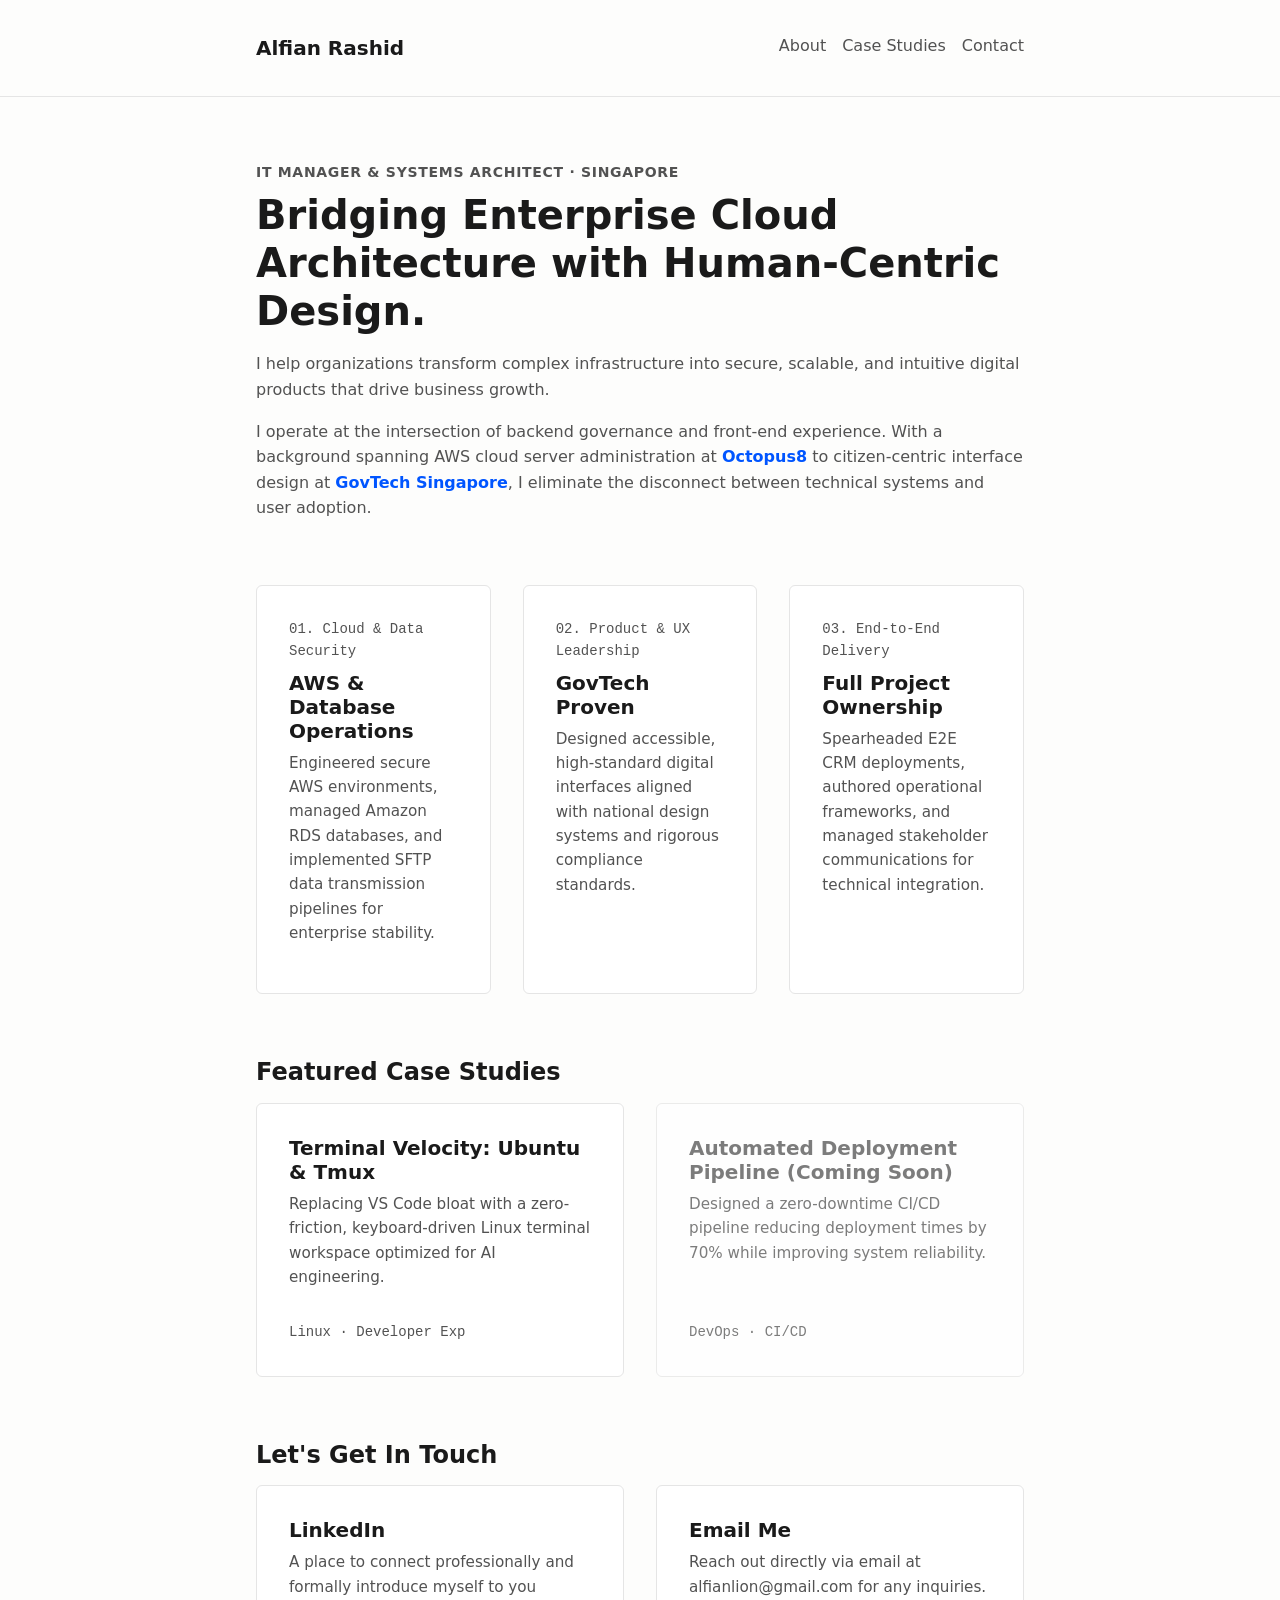
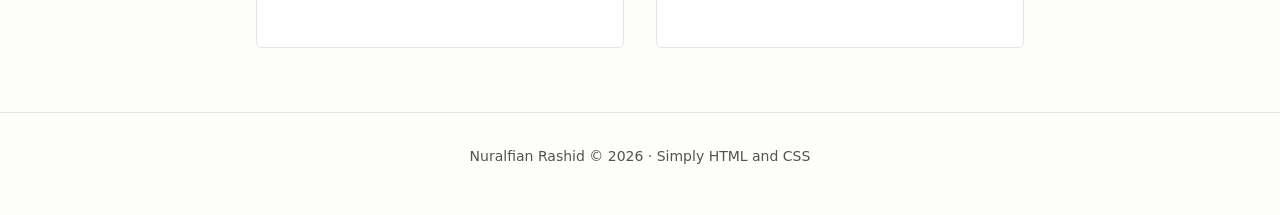
<file: index.html>
<!DOCTYPE html>
<html lang="en">
<head>
    <meta charset="UTF-8">
    <meta name="viewport" content="width=device-width, initial-scale=1.0">
    <title>Nuralfian Rashid - IT Manager & System Architecture</title>
    <meta name="description" content="Portfolio of Nuralfian Rashid, IT Manager & Systems Architect based in Singapore.">
    <!-- Unified global stylesheet -->
    <link rel="stylesheet" href="css/style.css">

    <!-- Google tag (gtag.js) -->
    <script async src="https://www.googletagmanager.com/gtag/js?id=G-CHJN29KC4E"></script>
    <script>
      window.dataLayer = window.dataLayer || [];
      function gtag(){dataLayer.push(arguments);}
      gtag('js', new Date());

      gtag('config', 'G-CHJN29KC4E');
    </script>
</head>
<body>
    <header class="site-header">
        <div class="container header-content">
            <a href="index.html" class="site-logo">Alfian Rashid</a>
            <nav class="site-nav" aria-label="Main Navigation">
                <ul>
                    <li><a href="index.html">About</a></li>
                    <li><a href="#case-studies">Case Studies</a></li>
                    <li><a href="#contact">Contact</a></li>
                </ul>
            </nav>
        </div>
    </header>

    <main class="container">
        <section class="hero">
            <span class="hero-subtitle">IT Manager & Systems Architect &middot; Singapore</span>
            <h1 class="hero-title">Bridging Enterprise Cloud Architecture with Human-Centric Design.</h1>
            <p>
                I help organizations transform complex infrastructure into secure, scalable, and intuitive digital products that drive business growth.
            </p>
            <p>
                I operate at the intersection of backend governance and front-end experience. With a background spanning AWS cloud server administration at <a href="http://octopus8.com" target="_blank" rel="noopener noreferrer"><strong>Octopus8</strong></a> to citizen-centric interface design at <a href="http://tech.gov.sg" target="_blank" rel="noopener noreferrer"><strong>GovTech Singapore</strong></a>, I eliminate the disconnect between technical systems and user adoption.
            </p>
        </section>

        <section id="expertise" style="margin-bottom: var(--space-xl);">
            <div class="card-grid" style="grid-template-columns: repeat(auto-fit, minmax(200px, 1fr));">
                <article class="card">
                    <div class="card-meta" style="margin-top: 0; margin-bottom: var(--space-sm);">01. Cloud & Data Security</div>
                    <h3 class="card-title">AWS & Database Operations</h3>
                    <p class="card-desc">Engineered secure AWS environments, managed Amazon RDS databases, and implemented SFTP data transmission pipelines for enterprise stability.</p>
                </article>
                <article class="card">
                    <div class="card-meta" style="margin-top: 0; margin-bottom: var(--space-sm);">02. Product & UX Leadership</div>
                    <h3 class="card-title">GovTech Proven</h3>
                    <p class="card-desc">Designed accessible, high-standard digital interfaces aligned with national design systems and rigorous compliance standards.</p>
                </article>
                <article class="card">
                    <div class="card-meta" style="margin-top: 0; margin-bottom: var(--space-sm);">03. End-to-End Delivery</div>
                    <h3 class="card-title">Full Project Ownership</h3>
                    <p class="card-desc">Spearheaded E2E CRM deployments, authored operational frameworks, and managed stakeholder communications for technical integration.</p>
                </article>
            </div>
        </section>

        <section id="case-studies" class="case-studies-section">
            <h2>Featured Case Studies</h2>
            <div class="card-grid">
                <article class="card">
                    <h3 class="card-title"><a href="case-studies/terminal-workflow.html">Terminal Velocity: Ubuntu & Tmux</a></h3>
                    <p class="card-desc">Replacing VS Code bloat with a zero-friction, keyboard-driven Linux terminal workspace optimized for AI engineering.</p>
                    <div class="card-meta">
                        <span>Linux</span> &middot; <span>Developer Exp</span>
                    </div>
                </article>
                
                <article class="card" style="opacity: 0.75; pointer-events: none;">
                    <h3 class="card-title"><span style="color: var(--color-text-muted);">Automated Deployment Pipeline (Coming Soon)</span></h3>
                    <p class="card-desc">Designed a zero-downtime CI/CD pipeline reducing deployment times by 70% while improving system reliability.</p>
                    <div class="card-meta">
                        <span>DevOps</span> &middot; <span>CI/CD</span>
                    </div>
                </article>
            </div>
        </section>

        <section id="contact" style="margin-top: var(--space-xl);">
            <h2>Let's Get In Touch</h2>
            <div class="card-grid">
                <article class="card">
                    <h3 class="card-title"><a href="http://linkedin.com/in/nuralfian/" target="_blank" rel="noopener">LinkedIn</a></h3>
                    <p class="card-desc">A place to connect professionally and formally introduce myself to you</p>
                </article>
                <article class="card">
                    <h3 class="card-title"><a href="mailto:alfianlion@gmail.com">Email Me</a></h3>
                    <p class="card-desc">Reach out directly via email at alfianlion@gmail.com for any inquiries.</p>
                </article>
            </div>
        </section>
    </main>

    <footer class="site-footer">
        <div class="container">
            <p>Nuralfian Rashid &copy; 2026 &middot; Simply HTML and CSS</p>
        </div>
    </footer>
</body>
</html>
</file>
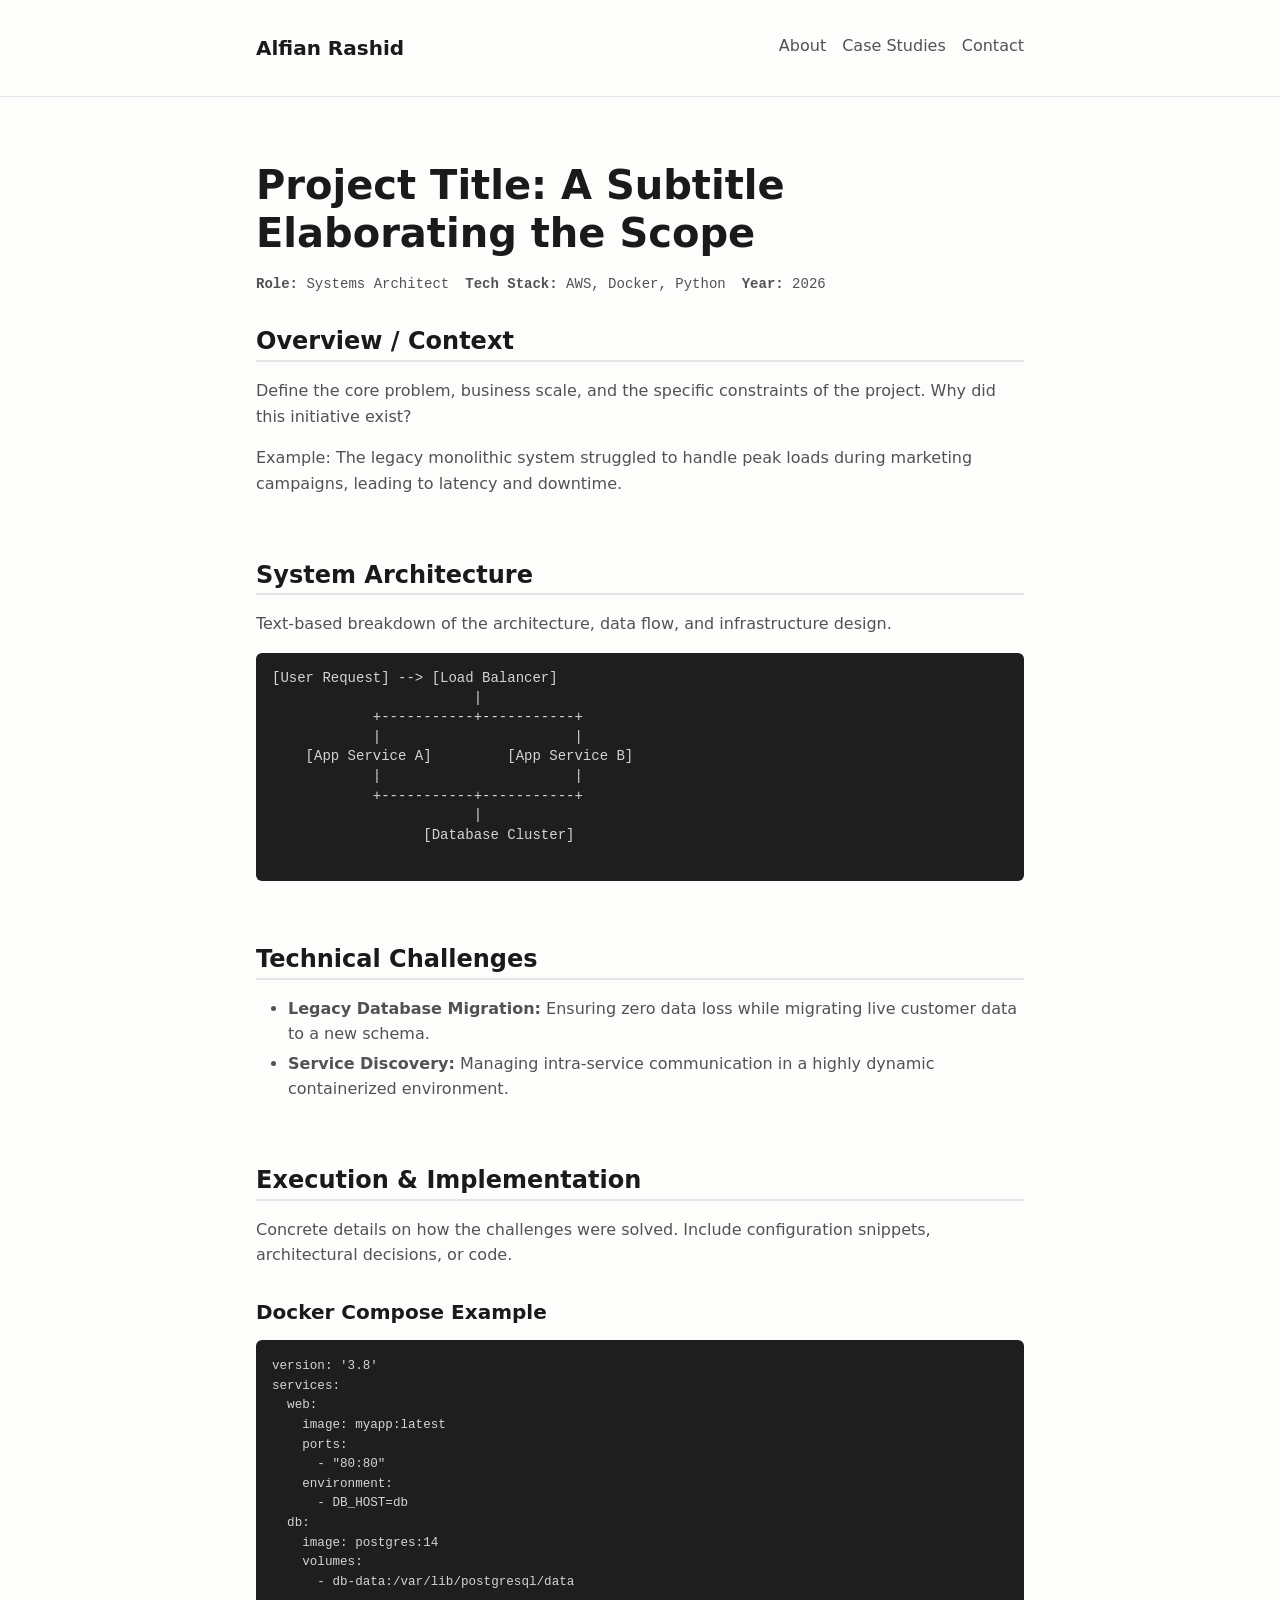
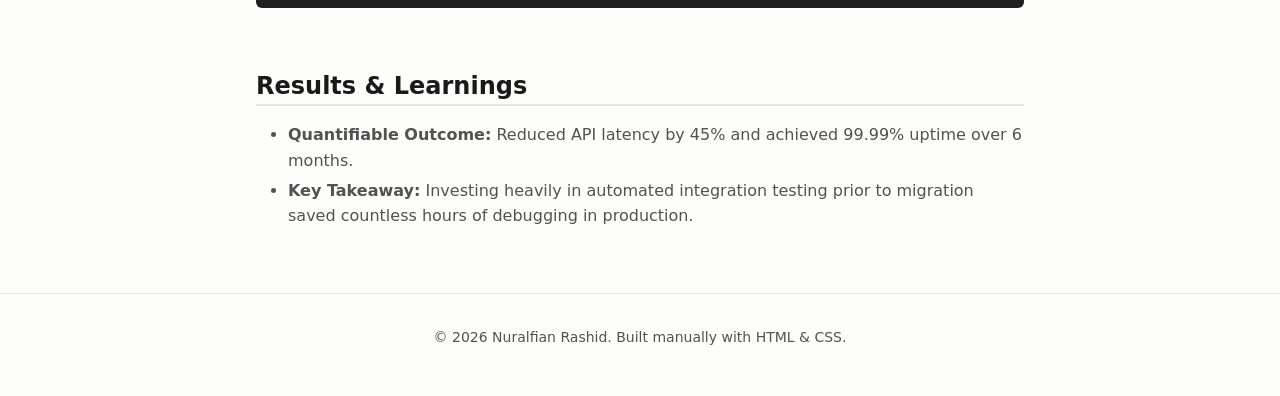
<file: case-studies/template.html>
<!DOCTYPE html>
<html lang="en">
<head>
    <meta charset="UTF-8">
    <meta name="viewport" content="width=device-width, initial-scale=1.0">
    <title>Case Study: Project Title - Nuralfian Rashid</title>
    <!-- Relative path to unified global stylesheet -->
    <link rel="stylesheet" href="../css/style.css">

    <!-- Google tag (gtag.js) -->
    <script async src="https://www.googletagmanager.com/gtag/js?id=G-CHJN29KC4E"></script>
    <script>
      window.dataLayer = window.dataLayer || [];
      function gtag(){dataLayer.push(arguments);}
      gtag('js', new Date());

      gtag('config', 'G-CHJN29KC4E');
    </script>
</head>
<body>
    <header class="site-header">
        <div class="container header-content">
            <a href="../index.html" class="site-logo">Alfian Rashid</a>
            <nav class="site-nav" aria-label="Main Navigation">
                <ul>
                    <li><a href="../index.html">About</a></li>
                    <li><a href="../index.html#case-studies">Case Studies</a></li>
                    <li><a href="mailto:contact@example.com">Contact</a></li>
                </ul>
            </nav>
        </div>
    </header>

    <main class="container">
        <article class="case-study">
            <header class="case-study-header">
                <h1 class="hero-title">Project Title: A Subtitle Elaborating the Scope</h1>
                <div class="case-study-meta">
                    <span><strong>Role:</strong> Systems Architect</span>
                    <span><strong>Tech Stack:</strong> AWS, Docker, Python</span>
                    <span><strong>Year:</strong> 2026</span>
                </div>
            </header>

            <section class="case-study-section">
                <h2>Overview / Context</h2>
                <p>Define the core problem, business scale, and the specific constraints of the project. Why did this initiative exist?</p>
                <p>Example: The legacy monolithic system struggled to handle peak loads during marketing campaigns, leading to latency and downtime.</p>
            </section>

            <section class="case-study-section">
                <h2>System Architecture</h2>
                <p>Text-based breakdown of the architecture, data flow, and infrastructure design.</p>
                <pre>
[User Request] --> [Load Balancer]
                        |
            +-----------+-----------+
            |                       |
    [App Service A]         [App Service B]
            |                       |
            +-----------+-----------+
                        |
                  [Database Cluster]
                </pre>
            </section>

            <section class="case-study-section">
                <h2>Technical Challenges</h2>
                <ul>
                    <li><strong>Legacy Database Migration:</strong> Ensuring zero data loss while migrating live customer data to a new schema.</li>
                    <li><strong>Service Discovery:</strong> Managing intra-service communication in a highly dynamic containerized environment.</li>
                </ul>
            </section>

            <section class="case-study-section">
                <h2>Execution & Implementation</h2>
                <p>Concrete details on how the challenges were solved. Include configuration snippets, architectural decisions, or code.</p>
                <h3>Docker Compose Example</h3>
                <pre><code>version: '3.8'
services:
  web:
    image: myapp:latest
    ports:
      - "80:80"
    environment:
      - DB_HOST=db
  db:
    image: postgres:14
    volumes:
      - db-data:/var/lib/postgresql/data</code></pre>
            </section>

            <section class="case-study-section">
                <h2>Results & Learnings</h2>
                <ul>
                    <li><strong>Quantifiable Outcome:</strong> Reduced API latency by 45% and achieved 99.99% uptime over 6 months.</li>
                    <li><strong>Key Takeaway:</strong> Investing heavily in automated integration testing prior to migration saved countless hours of debugging in production.</li>
                </ul>
            </section>
        </article>
    </main>

    <footer class="site-footer">
        <div class="container">
            <p>&copy; 2026 Nuralfian Rashid. Built manually with HTML & CSS.</p>
        </div>
    </footer>
</body>
</html>
</file>
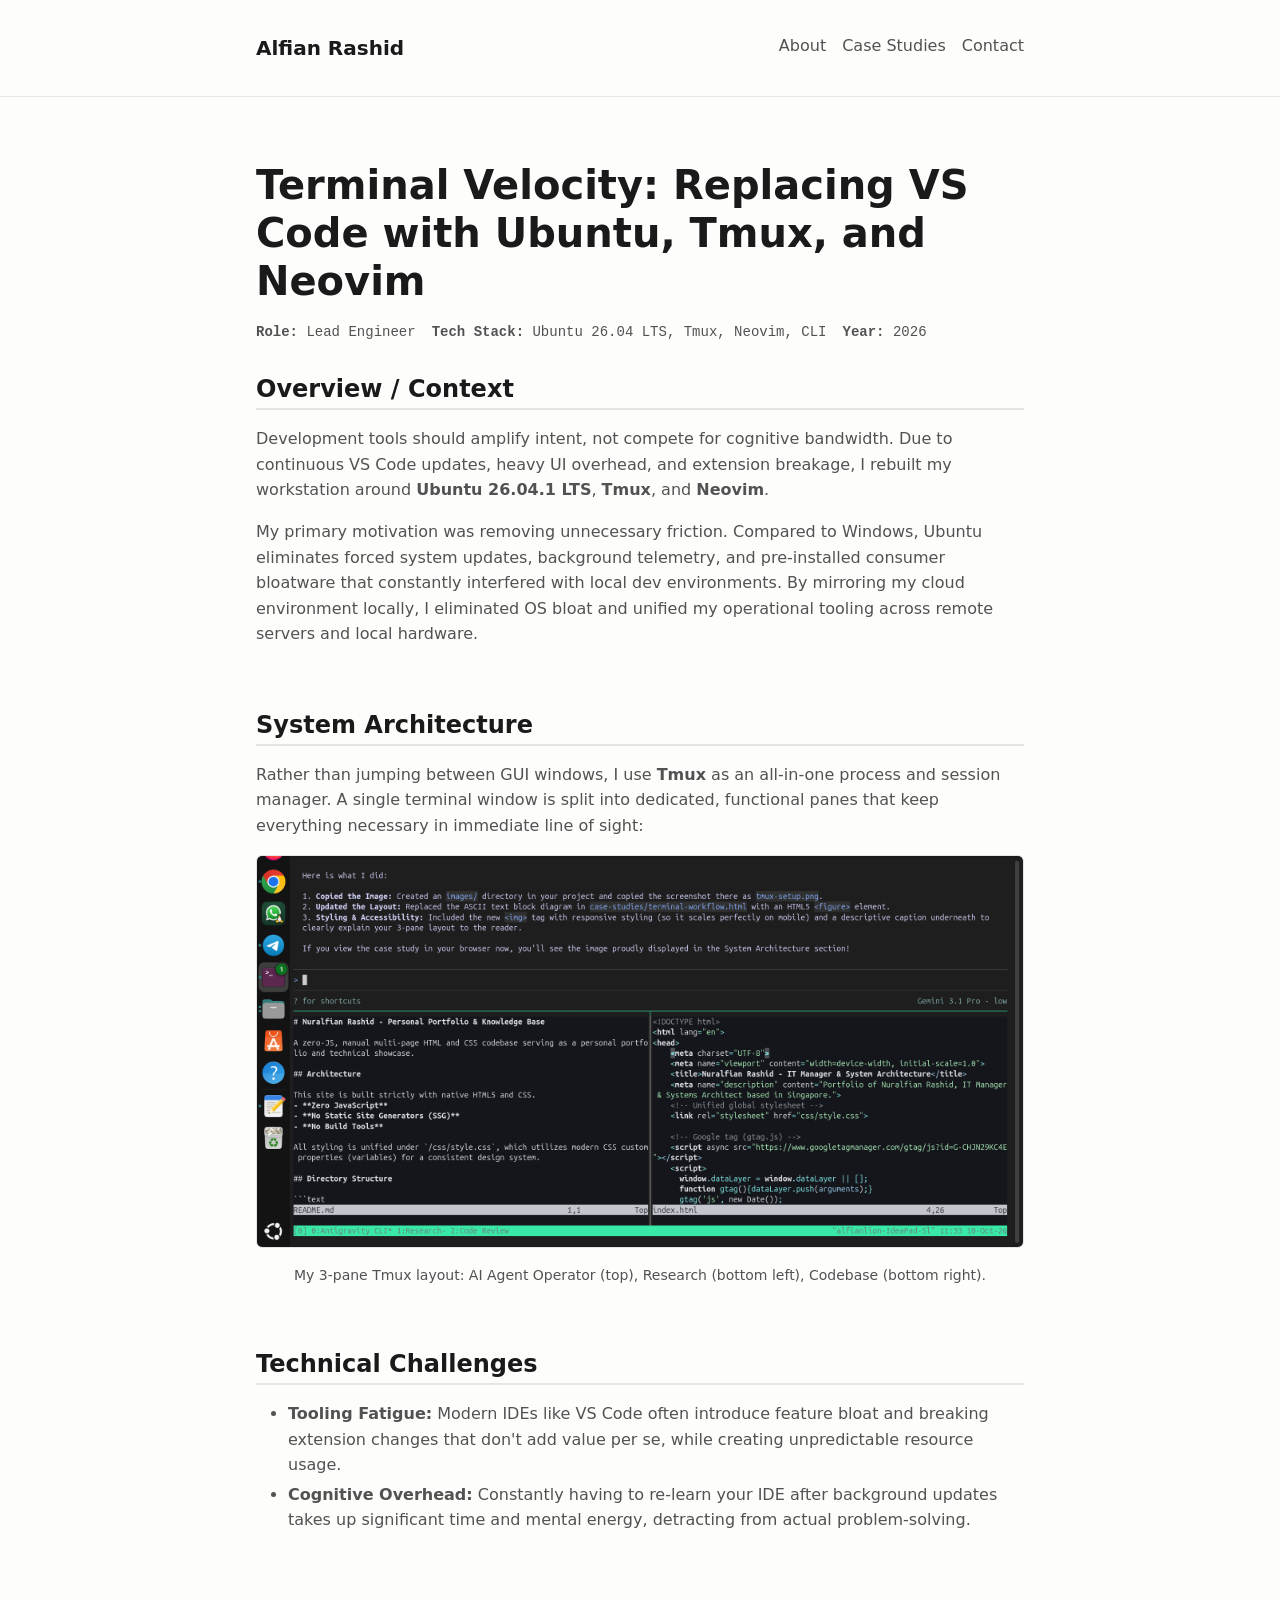
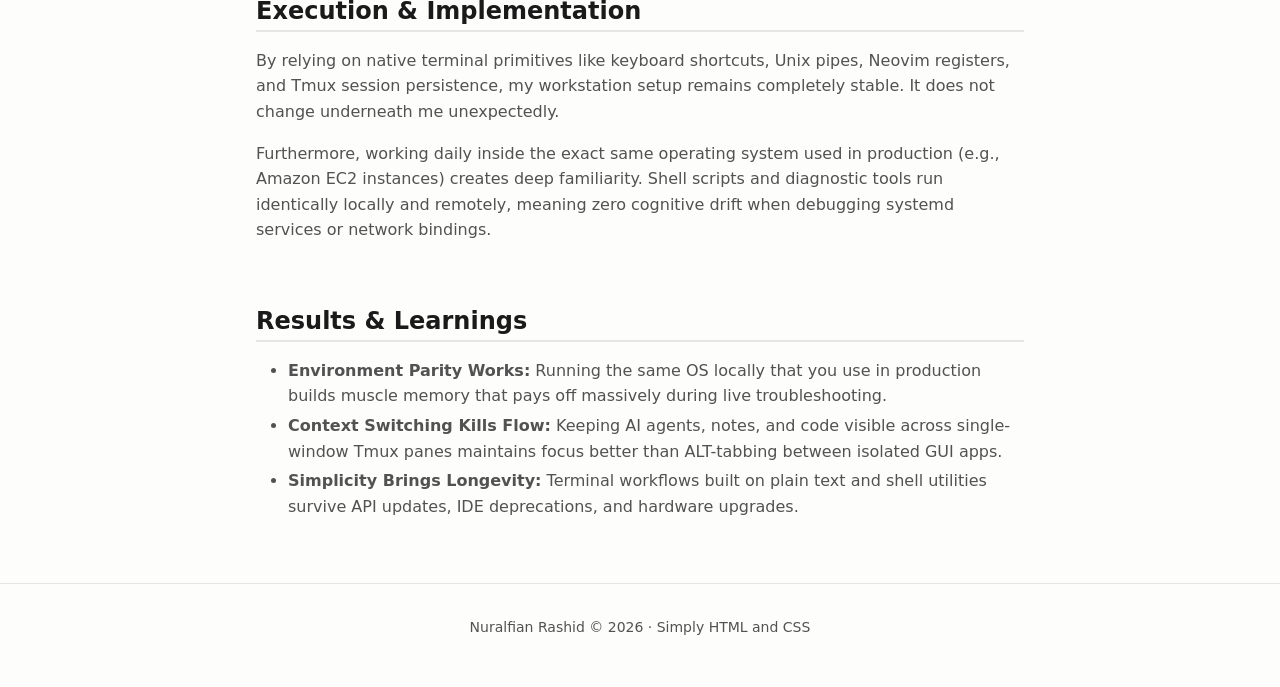
<file: case-studies/terminal-workflow.html>
<!DOCTYPE html>
<html lang="en">
<head>
    <meta charset="UTF-8">
    <meta name="viewport" content="width=device-width, initial-scale=1.0">
    <title>Case Study: Terminal Velocity Workflow - Nuralfian Rashid</title>
    <!-- Relative path to unified global stylesheet -->
    <link rel="stylesheet" href="../css/style.css">

    <!-- Google tag (gtag.js) -->
    <script async src="https://www.googletagmanager.com/gtag/js?id=G-CHJN29KC4E"></script>
    <script>
      window.dataLayer = window.dataLayer || [];
      function gtag(){dataLayer.push(arguments);}
      gtag('js', new Date());

      gtag('config', 'G-CHJN29KC4E');
    </script>
</head>
<body>
    <header class="site-header">
        <div class="container header-content">
            <a href="../index.html" class="site-logo">Alfian Rashid</a>
            <nav class="site-nav" aria-label="Main Navigation">
                <ul>
                    <li><a href="../index.html">About</a></li>
                    <li><a href="../index.html#case-studies">Case Studies</a></li>
                    <li><a href="../index.html#contact">Contact</a></li>
                </ul>
            </nav>
        </div>
    </header>

    <main class="container">
        <article class="case-study">
            <header class="case-study-header">
                <h1 class="hero-title">Terminal Velocity: Replacing VS Code with Ubuntu, Tmux, and Neovim</h1>
                <div class="case-study-meta">
                    <span><strong>Role:</strong> Lead Engineer</span>
                    <span><strong>Tech Stack:</strong> Ubuntu 26.04 LTS, Tmux, Neovim, CLI</span>
                    <span><strong>Year:</strong> 2026</span>
                </div>
            </header>

            <section class="case-study-section">
                <h2>Overview / Context</h2>
                <p>Development tools should amplify intent, not compete for cognitive bandwidth. Due to continuous VS Code updates, heavy UI overhead, and extension breakage, I rebuilt my workstation around <strong>Ubuntu 26.04.1 LTS</strong>, <strong>Tmux</strong>, and <strong>Neovim</strong>.</p>
                <p>My primary motivation was removing unnecessary friction. Compared to Windows, Ubuntu eliminates forced system updates, background telemetry, and pre-installed consumer bloatware that constantly interfered with local dev environments. By mirroring my cloud environment locally, I eliminated OS bloat and unified my operational tooling across remote servers and local hardware.</p>
            </section>

            <section class="case-study-section">
                <h2>System Architecture</h2>
                <p>Rather than jumping between GUI windows, I use <strong>Tmux</strong> as an all-in-one process and session manager. A single terminal window is split into dedicated, functional panes that keep everything necessary in immediate line of sight:</p>
                
                <figure style="margin: var(--space-md) 0;">
                    <img src="../images/tmux-setup.png" alt="Tmux workspace with 3 panes showing AI agent, research notes, and code" style="max-width: 100%; height: auto; border-radius: 6px; border: 1px solid var(--color-border);">
                    <figcaption style="font-size: 0.875rem; color: var(--color-text-muted); margin-top: var(--space-sm); text-align: center;">My 3-pane Tmux layout: AI Agent Operator (top), Research (bottom left), Codebase (bottom right).</figcaption>
                </figure>
            </section>

            <section class="case-study-section">
                <h2>Technical Challenges</h2>
                <ul>
                    <li><strong>Tooling Fatigue:</strong> Modern IDEs like VS Code often introduce feature bloat and breaking extension changes that don't add value per se, while creating unpredictable resource usage.</li>
                    <li><strong>Cognitive Overhead:</strong> Constantly having to re-learn your IDE after background updates takes up significant time and mental energy, detracting from actual problem-solving.</li>
                </ul>
            </section>

            <section class="case-study-section">
                <h2>Execution & Implementation</h2>
                <p>By relying on native terminal primitives like keyboard shortcuts, Unix pipes, Neovim registers, and Tmux session persistence, my workstation setup remains completely stable. It does not change underneath me unexpectedly.</p>
                <p>Furthermore, working daily inside the exact same operating system used in production (e.g., Amazon EC2 instances) creates deep familiarity. Shell scripts and diagnostic tools run identically locally and remotely, meaning zero cognitive drift when debugging systemd services or network bindings.</p>
            </section>

            <section class="case-study-section">
                <h2>Results & Learnings</h2>
                <ul>
                    <li><strong>Environment Parity Works:</strong> Running the same OS locally that you use in production builds muscle memory that pays off massively during live troubleshooting.</li>
                    <li><strong>Context Switching Kills Flow:</strong> Keeping AI agents, notes, and code visible across single-window Tmux panes maintains focus better than ALT-tabbing between isolated GUI apps.</li>
                    <li><strong>Simplicity Brings Longevity:</strong> Terminal workflows built on plain text and shell utilities survive API updates, IDE deprecations, and hardware upgrades.</li>
                </ul>
            </section>
        </article>
    </main>

    <footer class="site-footer">
        <div class="container">
            <p>Nuralfian Rashid &copy; 2026 &middot; Simply HTML and CSS</p>
        </div>
    </footer>
</body>
</html>
</file>
<file: css/style.css>
:root {
  /* Colors */
  --color-bg: #fdfdfc;
  --color-text: #1a1a1a;
  --color-text-muted: #525252;
  --color-primary: #0055ff;
  --color-primary-hover: #0033cc;
  --color-border: #e5e5e5;
  --color-bg-card: #ffffff;
  --color-bg-code: #1e1e1e;
  --color-text-code: #d4d4d4;

  /* Typography */
  --font-sans: system-ui, -apple-system, BlinkMacSystemFont, "Segoe UI", Roboto, Oxygen, Ubuntu, Cantarell, "Fira Sans", "Droid Sans", "Helvetica Neue", sans-serif;
  --font-mono: ui-monospace, SFMono-Regular, Menlo, Monaco, Consolas, "Liberation Mono", "Courier New", monospace;
  
  /* Spacing */
  --space-xs: 0.25rem;
  --space-sm: 0.5rem;
  --space-md: 1rem;
  --space-lg: 2rem;
  --space-xl: 4rem;

  /* Layout */
  --container-width: 800px;
  --border-radius: 6px;
}

/* ==========================================================================
   Reset & Base Styles
   ========================================================================== */
*, *::before, *::after {
  box-sizing: border-box;
}

body {
  font-family: var(--font-sans);
  color: var(--color-text);
  background-color: var(--color-bg);
  line-height: 1.6;
  margin: 0;
  padding: 0;
  -webkit-font-smoothing: antialiased;
}

h1, h2, h3, h4, h5, h6 {
  line-height: 1.2;
  margin-top: 0;
  margin-bottom: var(--space-md);
  color: var(--color-text);
}

p {
  margin-top: 0;
  margin-bottom: var(--space-md);
  color: var(--color-text-muted);
}

a {
  color: var(--color-primary);
  text-decoration: none;
  transition: color 0.2s ease;
}

a:hover {
  color: var(--color-primary-hover);
  text-decoration: underline;
}

/* ==========================================================================
   Layout & Containers
   ========================================================================== */
.container {
  max-width: var(--container-width);
  margin: 0 auto;
  padding: 0 var(--space-md);
}

.site-header {
  padding: var(--space-lg) 0;
  border-bottom: 1px solid var(--color-border);
  margin-bottom: var(--space-xl);
}

.header-content {
  display: flex;
  justify-content: space-between;
  align-items: center;
  flex-wrap: wrap;
  gap: var(--space-md);
}

.site-logo {
  font-size: 1.25rem;
  font-weight: 700;
  color: var(--color-text);
  text-decoration: none;
}

.site-logo:hover {
  text-decoration: none;
  color: var(--color-primary);
}

.site-nav ul {
  display: flex;
  list-style: none;
  gap: var(--space-md);
  padding: 0;
  margin: 0;
}

.site-nav a {
  color: var(--color-text-muted);
  font-weight: 500;
}

.site-nav a:hover {
  color: var(--color-text);
  text-decoration: none;
}

.site-footer {
  margin-top: var(--space-xl);
  padding: var(--space-lg) 0;
  border-top: 1px solid var(--color-border);
  text-align: center;
  color: var(--color-text-muted);
  font-size: 0.875rem;
}

/* ==========================================================================
   Components
   ========================================================================== */
/* Hero Section */
.hero {
  margin-bottom: var(--space-xl);
}

.hero-subtitle {
  text-transform: uppercase;
  letter-spacing: 0.05em;
  font-size: 0.875rem;
  color: var(--color-text-muted);
  font-weight: 600;
  display: block;
  margin-bottom: var(--space-sm);
}

.hero-title {
  font-size: 2.5rem;
  margin-bottom: var(--space-md);
}

/* Cards (for case studies list) */
.card-grid {
  display: grid;
  grid-template-columns: 1fr;
  gap: var(--space-lg);
}

@media (min-width: 600px) {
  .card-grid {
    grid-template-columns: repeat(2, 1fr);
  }
}

.card {
  background: var(--color-bg-card);
  border: 1px solid var(--color-border);
  border-radius: var(--border-radius);
  padding: var(--space-lg);
  display: flex;
  flex-direction: column;
  transition: transform 0.2s ease, box-shadow 0.2s ease;
}

.card:hover {
  transform: translateY(-2px);
  box-shadow: 0 4px 12px rgba(0,0,0,0.05);
}

.card-title {
  font-size: 1.25rem;
  margin-bottom: var(--space-sm);
}

.card-title a {
  color: var(--color-text);
}

.card-title a:hover {
  color: var(--color-primary);
  text-decoration: none;
}

.card-desc {
  flex-grow: 1;
  font-size: 0.95rem;
}

.card-meta {
  margin-top: var(--space-md);
  font-size: 0.875rem;
  color: var(--color-text-muted);
  font-family: var(--font-mono);
}

/* Code Blocks & Preformatted Text */
pre {
  background-color: var(--color-bg-code);
  color: var(--color-text-code);
  font-family: var(--font-mono);
  font-size: 0.875rem;
  padding: var(--space-md);
  border-radius: var(--border-radius);
  overflow-x: auto;
  line-height: 1.4;
  margin-bottom: var(--space-md);
}

code {
  font-family: var(--font-mono);
  background-color: var(--color-border);
  padding: 0.1em 0.3em;
  border-radius: 3px;
  font-size: 0.9em;
  color: var(--color-text);
}

pre code {
  background-color: transparent;
  padding: 0;
  border-radius: 0;
  color: inherit;
}

/* Case Study Content Styles */
.case-study-header {
  margin-bottom: var(--space-lg);
}

.case-study-meta {
  font-family: var(--font-mono);
  color: var(--color-text-muted);
  font-size: 0.875rem;
  margin-bottom: var(--space-md);
  display: flex;
  gap: var(--space-md);
}

.case-study-section {
  margin-bottom: var(--space-xl);
}

.case-study-section h2 {
  font-size: 1.5rem;
  border-bottom: 2px solid var(--color-border);
  padding-bottom: var(--space-xs);
  margin-bottom: var(--space-md);
}

.case-study-section h3 {
  font-size: 1.25rem;
  margin-top: var(--space-lg);
}

ul, ol {
  margin-top: 0;
  margin-bottom: var(--space-md);
  padding-left: var(--space-lg);
  color: var(--color-text-muted);
}

li {
  margin-bottom: var(--space-xs);
}
</file>
